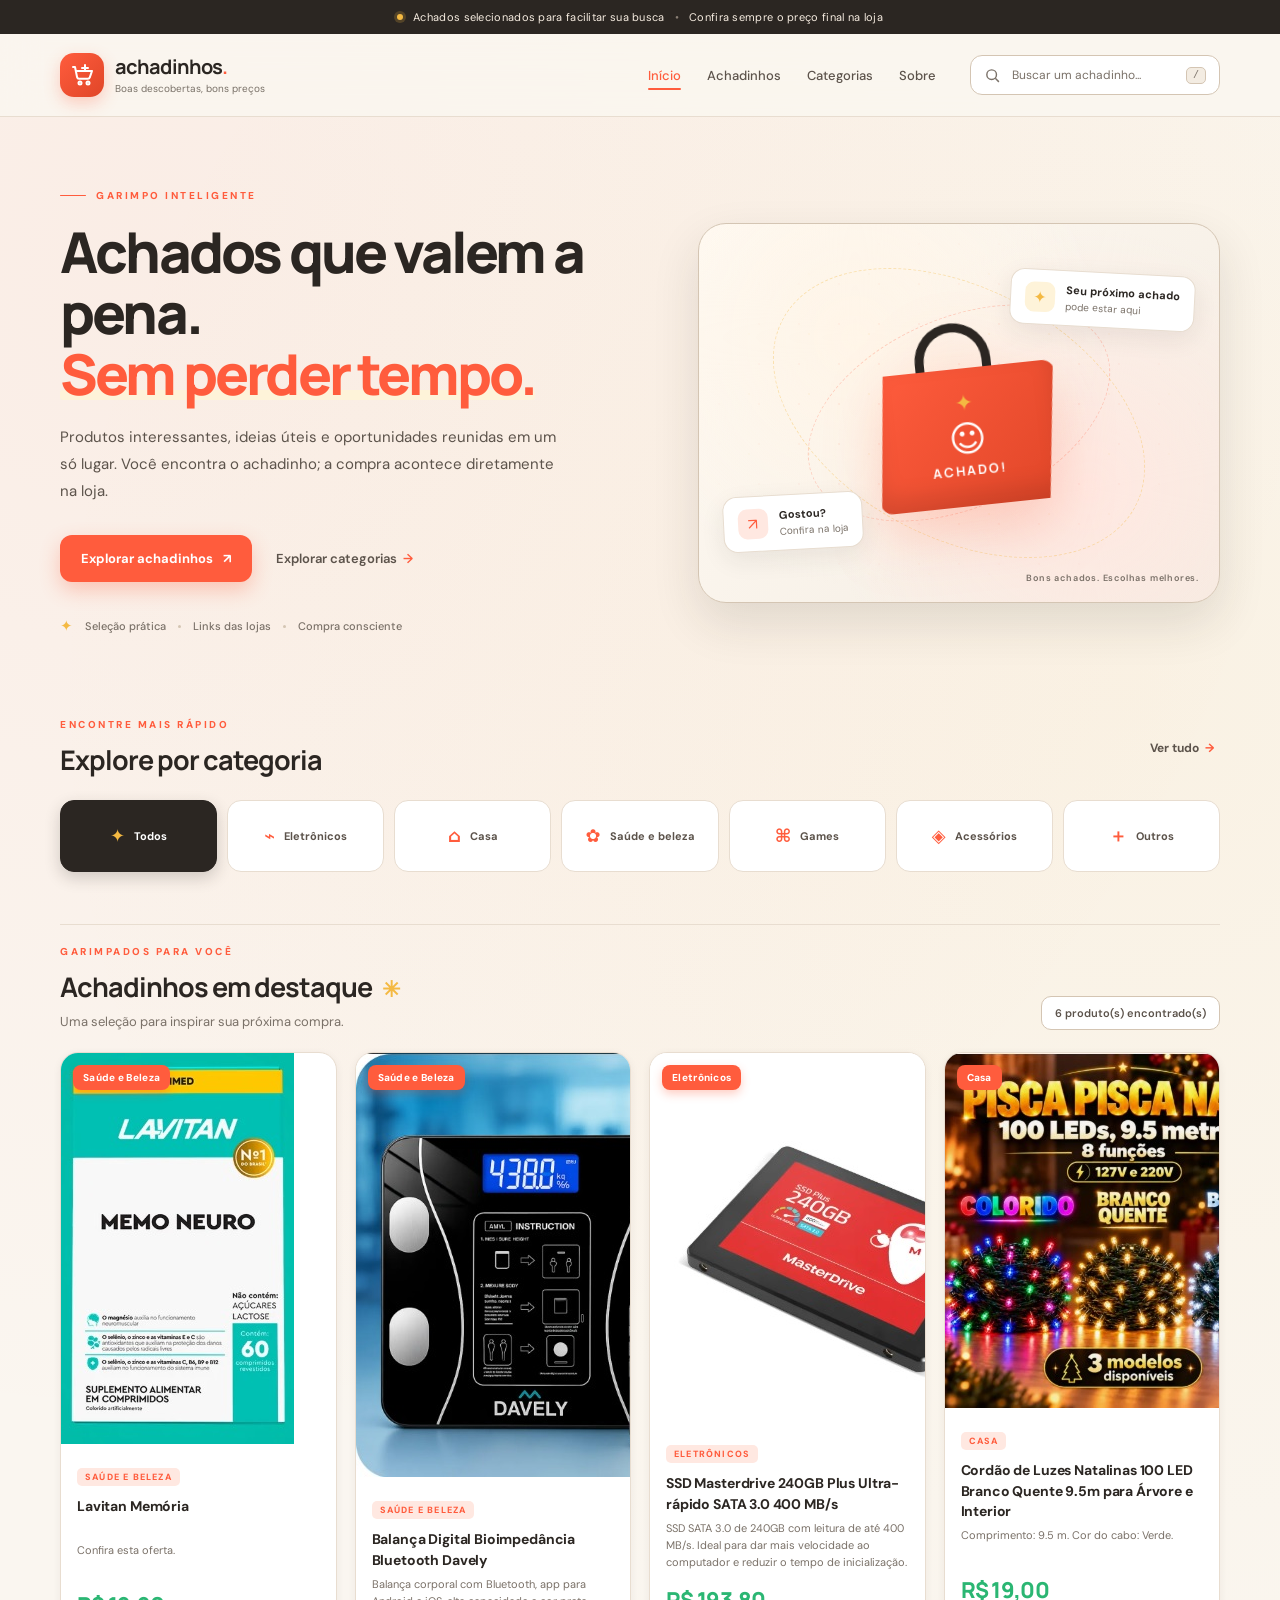
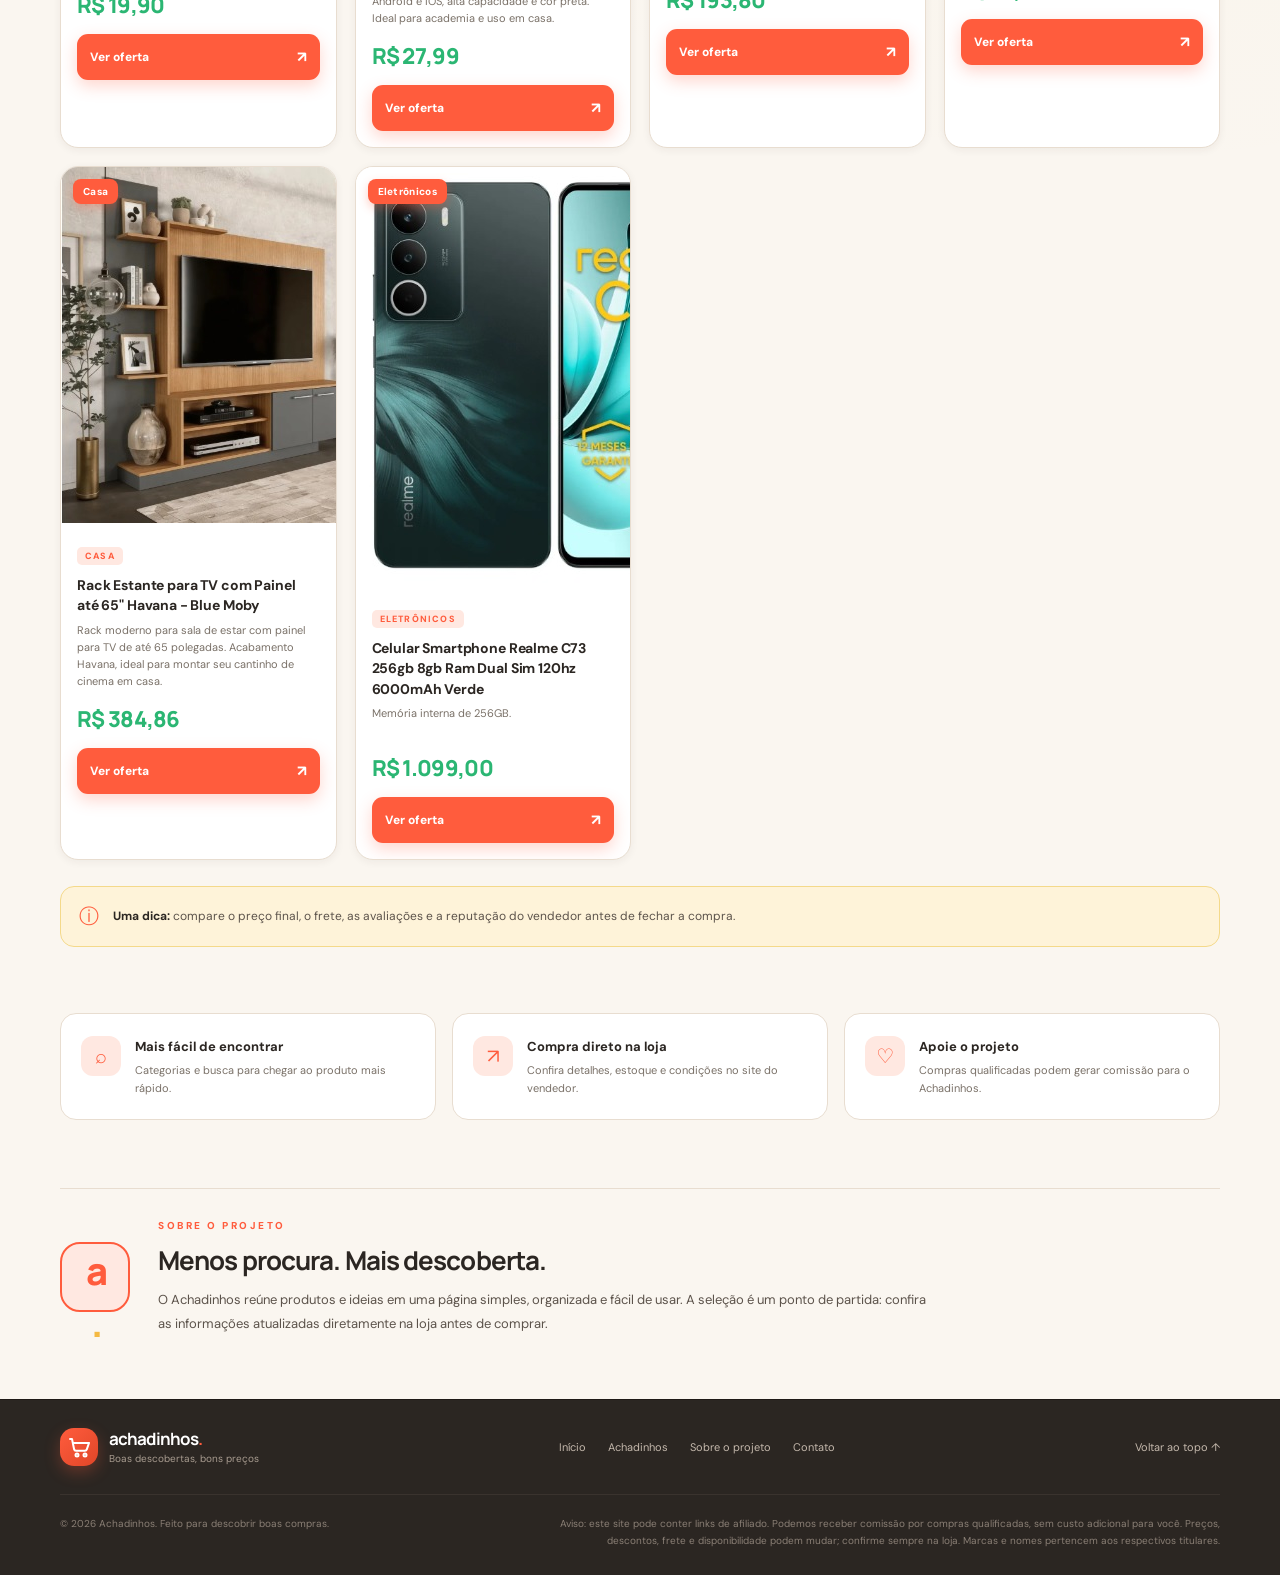
<file: index.html>
<!doctype html>
<html lang="pt-BR">
<head>
  <meta charset="utf-8">
  <meta name="viewport" content="width=device-width, initial-scale=1">
  <meta name="theme-color" content="#0b1220">
  <meta name="description" content="Achadinhos selecionados, produtos úteis e ofertas da Shopee e do Mercado Livre em um só lugar.">
  <title>Achadinhos — Boas descobertas, bons preços</title>
  <link rel="preconnect" href="https://fonts.googleapis.com">
  <link rel="preconnect" href="https://fonts.gstatic.com" crossorigin>
  <link href="https://fonts.googleapis.com/css2?family=DM+Sans:wght@400;500;600;700;800&family=Manrope:wght@500;600;700;800&display=swap" rel="stylesheet">
  <link rel="stylesheet" href="css/style.css">
</head>
<body>
  <div class="announcement"><span class="announcement-dot"></span> Achados selecionados para facilitar sua busca <span class="announcement-separator">•</span> Confira sempre o preço final na loja</div>
  <header class="site-header">
    <div class="container header-inner">
      <a class="brand" href="#inicio" aria-label="Achadinhos - página inicial">
        <span class="brand-icon"><svg viewBox="0 0 24 24" aria-hidden="true"><path d="M3 4h2l2.1 10.2a2 2 0 0 0 2 1.6h8.8a2 2 0 0 0 1.9-1.4L22 8H6"/><circle cx="10" cy="20" r="1.5"/><circle cx="18" cy="20" r="1.5"/><path d="M12 5h6m-3-3v6"/></svg></span>
        <span class="brand-copy"><strong>achadinhos<span>.</span></strong><small>Boas descobertas, bons preços</small></span>
      </a>
      <nav class="desktop-nav" aria-label="Navegação principal">
        <a class="nav-link active" href="#inicio">Início</a><a class="nav-link" href="#ofertas">Achadinhos</a><a class="nav-link" href="#categorias">Categorias</a><a class="nav-link" href="#sobre">Sobre</a>
      </nav>
      <label class="search-box" for="searchInput"><svg viewBox="0 0 24 24" aria-hidden="true"><circle cx="10.8" cy="10.8" r="6.8"/><path d="m16 16 5 5"/></svg><input id="searchInput" type="search" placeholder="Buscar um achadinho..." autocomplete="off"><kbd>/</kbd></label>
      <button class="mobile-menu-button" id="mobileMenuButton" aria-label="Abrir menu" aria-expanded="false">☰</button>
    </div>
    <nav class="mobile-nav container" id="mobileNav" hidden><a href="#inicio">Início</a><a href="#ofertas">Achadinhos</a><a href="#categorias">Categorias</a><a href="#sobre">Sobre</a></nav>
  </header>

  <main>
    <section class="hero container" id="inicio">
      <div class="hero-copy">
        <div class="eyebrow"><span class="eyebrow-line"></span> GARIMPO INTELIGENTE</div>
        <h1>Achados que valem a pena.<br><span>Sem perder tempo.</span></h1>
        <p>Produtos interessantes, ideias úteis e oportunidades reunidas em um só lugar. Você encontra o achadinho; a compra acontece diretamente na loja.</p>
        <div class="hero-actions"><a class="button button-primary" href="#ofertas">Explorar achadinhos <span aria-hidden="true">↗</span></a><a class="text-link" href="#categorias">Explorar categorias <span aria-hidden="true">→</span></a></div>
        <div class="hero-proof"><span class="proof-icon">✦</span><span>Seleção prática</span><span class="proof-divider"></span><span>Links das lojas</span><span class="proof-divider"></span><span>Compra consciente</span></div>
      </div>
      <div class="hero-visual" aria-label="Ilustração de sacolas de compras">
        <div class="visual-orbit orbit-one"></div><div class="visual-orbit orbit-two"></div>
        <div class="floating-tag tag-top"><span class="tag-icon tag-yellow">✦</span><span><strong>Seu próximo achado</strong><small>pode estar aqui</small></span></div>
        <div class="shopping-bag"><div class="bag-handle"></div><div class="bag-front"><span class="bag-spark">✦</span><span class="bag-face">☺</span><strong>ACHADO!</strong></div></div>
        <div class="floating-tag tag-bottom"><span class="tag-icon tag-orange">↗</span><span><strong>Gostou?</strong><small>Confira na loja</small></span></div>
        <div class="visual-caption">Bons achados. Escolhas melhores.</div>
      </div>
    </section>

    <section class="category-section container" id="categorias">
      <div class="section-heading compact-heading"><div><div class="eyebrow">ENCONTRE MAIS RÁPIDO</div><h2>Explore por categoria</h2></div><button class="subtle-button" id="showAllButton">Ver tudo <span>→</span></button></div>
      <div class="category-list" id="categoryList" aria-label="Filtrar por categoria">
        <button class="category-chip selected" data-category="Todos"><span>✦</span> Todos</button>
        <button class="category-chip" data-category="Eletrônicos"><span>⌁</span> Eletrônicos</button>
        <button class="category-chip" data-category="Casa"><span>⌂</span> Casa</button>
        <button class="category-chip" data-category="Saúde e Beleza"><span>✿</span> Saúde e beleza</button>
        <button class="category-chip" data-category="Games"><span>⌘</span> Games</button>
        <button class="category-chip" data-category="Acessórios"><span>◈</span> Acessórios</button>
        <button class="category-chip" data-category="Outros"><span>＋</span> Outros</button>
      </div>
    </section>

    <section class="deals-section container" id="ofertas">
      <div class="section-heading">
        <div><div class="eyebrow">GARIMPADOS PARA VOCÊ</div><h2>Achadinhos em destaque <span class="heading-spark">✳</span></h2><p class="section-subtitle">Uma seleção para inspirar sua próxima compra.</p></div>
        <div class="results-label" id="resultsLabel">Produtos selecionados</div>
      </div>
      <div class="product-grid" id="productGrid" aria-live="polite"></div>
      <div class="empty-state" id="emptyState" hidden><span>⌕</span><h3>Nenhum achadinho encontrado</h3><p>Tente outro termo ou selecione uma categoria diferente.</p><button class="button button-dark" id="clearFiltersButton">Limpar filtros</button></div>
      <div class="editorial-note"><span class="note-icon">ⓘ</span><p><strong>Uma dica:</strong> compare o preço final, o frete, as avaliações e a reputação do vendedor antes de fechar a compra.</p></div>
    </section>

    <section class="trust-section container">
      <div class="trust-card"><div class="trust-icon">⌕</div><div><strong>Mais fácil de encontrar</strong><p>Categorias e busca para chegar ao produto mais rápido.</p></div></div>
      <div class="trust-card"><div class="trust-icon">↗</div><div><strong>Compra direto na loja</strong><p>Confira detalhes, estoque e condições no site do vendedor.</p></div></div>
      <div class="trust-card"><div class="trust-icon">♡</div><div><strong>Apoie o projeto</strong><p>Compras qualificadas podem gerar comissão para o Achadinhos.</p></div></div>
    </section>

    <section class="about-section container" id="sobre">
      <div class="about-mark">a<span>.</span></div><div><div class="eyebrow">SOBRE O PROJETO</div><h2>Menos procura. Mais descoberta.</h2><p>O Achadinhos reúne produtos e ideias em uma página simples, organizada e fácil de usar. A seleção é um ponto de partida: confira as informações atualizadas diretamente na loja antes de comprar.</p></div>
    </section>
  </main>

  <footer class="site-footer">
    <div class="container footer-main"><a class="brand footer-brand" href="#inicio"><span class="brand-icon"><svg viewBox="0 0 24 24" aria-hidden="true"><path d="M3 4h2l2.1 10.2a2 2 0 0 0 2 1.6h8.8a2 2 0 0 0 1.9-1.4L22 8H6"/><circle cx="10" cy="20" r="1.5"/><circle cx="18" cy="20" r="1.5"/></svg></span><span class="brand-copy"><strong>achadinhos<span>.</span></strong><small>Boas descobertas, bons preços</small></span></a><div class="footer-links"><a href="#inicio">Início</a><a href="#ofertas">Achadinhos</a><a href="#sobre">Sobre o projeto</a><a href="mailto:contato@seudominio.com">Contato</a></div><a class="back-top" href="#inicio">Voltar ao topo ↑</a></div>
    <div class="container footer-bottom"><p>© <span id="currentYear"></span> Achadinhos. Feito para descobrir boas compras.</p><p class="affiliate-disclosure">Aviso: este site pode conter links de afiliado. Podemos receber comissão por compras qualificadas, sem custo adicional para você. Preços, descontos, frete e disponibilidade podem mudar; confirme sempre na loja. Marcas e nomes pertencem aos respectivos titulares.</p></div>
  </footer>
  <script src="js/products.js"></script>
  <script src="js/app.js"></script>
</body>
</html>
</file>
<file: css/style.css>
/* ============================================
   ACHADINHOS — Garimpo Quente
   Paleta: creme + carvão + coral + dourado
   ============================================ */

:root {
  /* Base */
  --bg:           #faf6f0;
  --bg-soft:      #f3ece2;
  --panel:        #ffffff;
  --panel-hover:  #fffaf3;

  /* Texto */
  --text:         #2b2622;
  --muted:        #7a7168;
  --soft:         #5c534b;

  /* Linhas */
  --line:         #e8ddd0;
  --line-strong:  #d4c5b3;

  /* Accents */
  --coral:        #ff5c3d;
  --coral-dark:   #e04628;
  --coral-soft:   #ffe8e1;
  --gold:         #f4b942;
  --gold-soft:    #fef3d9;
  --mint:         #2bb673;

  /* Sombras */
  --shadow-sm:    0 2px 8px rgba(43, 38, 34, .06);
  --shadow-md:    0 8px 24px rgba(43, 38, 34, .08);
  --shadow-lg:    0 20px 48px rgba(43, 38, 34, .12);

  --radius:       16px;
  --container:    1160px;
  color-scheme:   light;
}

* { box-sizing: border-box; }
html { scroll-behavior: smooth; scroll-padding-top: 110px; }

body {
  margin: 0;
  background: var(--bg);
  color: var(--text);
  font-family: "DM Sans", system-ui, sans-serif;
  font-size: 15px;
  -webkit-font-smoothing: antialiased;
  background-image:
    radial-gradient(circle at 12% 8%,  rgba(255, 92, 61, .06)  0, transparent 38%),
    radial-gradient(circle at 88% 22%, rgba(244, 185, 66, .07) 0, transparent 40%);
}

a { color: inherit; text-decoration: none; }
button, input { font: inherit; }
button, a { -webkit-tap-highlight-color: transparent; }

.container { width: min(var(--container), calc(100% - 44px)); margin-inline: auto; }

/* ---------- Announcement ---------- */
.announcement {
  min-height: 34px;
  background: var(--text);
  color: #f7ede1;
  display: flex; align-items: center; justify-content: center; gap: 10px;
  font-size: 11px; letter-spacing: .3px; padding: 8px 16px; text-align: center;
}
.announcement-dot {
  width: 6px; height: 6px; border-radius: 50%;
  background: var(--gold); box-shadow: 0 0 0 3px rgba(244, 185, 66, .2);
}
.announcement-separator { color: #8a7f75; }

/* ---------- Header ---------- */
.site-header {
  position: sticky; top: 0; z-index: 20;
  background: rgba(250, 246, 240, .88);
  border-bottom: 1px solid var(--line);
  backdrop-filter: blur(18px);
  -webkit-backdrop-filter: blur(18px);
}
.header-inner { display: flex; align-items: center; gap: 34px; min-height: 82px; }

.brand { display: flex; align-items: center; gap: 11px; flex-shrink: 0; }
.brand-icon {
  width: 44px; height: 44px; border-radius: 14px;
  display: grid; place-items: center;
  background: linear-gradient(135deg, var(--coral), var(--coral-dark));
  color: #fff;
  box-shadow: 0 6px 16px rgba(255, 92, 61, .28);
}
.brand-icon svg {
  width: 24px; height: 24px;
  fill: none; stroke: currentColor; stroke-width: 2;
  stroke-linecap: round; stroke-linejoin: round;
}
.brand-copy strong {
  display: block; font-family: Manrope, sans-serif;
  font-size: 20px; letter-spacing: -.9px; line-height: 1.15; color: var(--text);
}
.brand-copy strong span { color: var(--coral); }
.brand-copy small { display: block; color: var(--muted); font-size: 10px; margin-top: 4px; }

.desktop-nav { display: flex; align-items: center; gap: 26px; margin-left: auto; }
.nav-link {
  font-size: 13px; font-weight: 500; color: var(--soft);
  transition: color .2s; position: relative;
}
.nav-link:hover, .nav-link.active { color: var(--coral); }
.nav-link.active::after {
  content: ""; position: absolute; left: 0; right: 0; bottom: -6px;
  height: 2px; background: var(--coral); border-radius: 2px;
}

.search-box {
  width: 250px; display: flex; align-items: center; gap: 9px;
  border: 1.5px solid var(--line-strong);
  background: var(--panel);
  border-radius: 12px; padding: 10px 13px;
  color: var(--muted);
  transition: border-color .2s, box-shadow .2s;
}
.search-box svg {
  width: 17px; height: 17px;
  fill: none; stroke: currentColor; stroke-width: 2; flex-shrink: 0;
}
.search-box input {
  width: 100%; min-width: 0; border: 0; outline: 0;
  background: transparent; color: var(--text); font-size: 12px;
}
.search-box input::placeholder { color: var(--muted); }
.search-box:focus-within { border-color: var(--coral); box-shadow: 0 0 0 4px rgba(255, 92, 61, .12); }
.search-box kbd {
  font-size: 10px; border: 1px solid var(--line-strong); border-radius: 5px;
  padding: 2px 6px; color: var(--muted); background: var(--bg-soft);
}

.mobile-menu-button {
  display: none; margin-left: auto;
  border: 1.5px solid var(--line-strong); background: var(--panel);
  color: var(--text); border-radius: 10px; width: 40px; height: 40px;
  cursor: pointer; font-size: 20px; line-height: 1;
}
.mobile-nav { display: none; }
.mobile-nav:not([hidden]) { display: flex; flex-wrap: wrap; gap: 6px; padding: 0 0 14px; }
.mobile-nav a {
  font-size: 12px; padding: 8px 12px;
  background: var(--panel); border: 1px solid var(--line);
  border-radius: 9px; color: var(--soft);
}

/* ---------- Hero ---------- */
.hero {
  display: grid; grid-template-columns: 1.05fr .95fr;
  align-items: center; gap: 60px;
  padding-top: 72px; padding-bottom: 72px;
}

.eyebrow {
  display: flex; align-items: center; gap: 10px;
  color: var(--coral); font-size: 10px; font-weight: 800; letter-spacing: 2.5px;
}
.eyebrow-line { height: 1.5px; width: 26px; background: var(--coral); border-radius: 2px; }

h1, h2, h3, p { margin-top: 0; }
h1, h2 { font-family: Manrope, "DM Sans", sans-serif; }

h1 {
  font-size: clamp(40px, 4.4vw, 62px);
  line-height: 1.08;
  letter-spacing: -2.8px;
  margin: 20px 0 20px;
  font-weight: 800;
  color: var(--text);
}
h1 span { color: var(--coral); position: relative; display: inline-block; }
h1 span::after {
  content: "";
  position: absolute; left: 0; right: 0; bottom: 4px;
  height: 10px; background: var(--gold-soft); z-index: -1; border-radius: 3px;
}

.hero-copy > p { max-width: 510px; color: var(--soft); line-height: 1.8; font-size: 15px; }

.hero-actions { display: flex; align-items: center; gap: 24px; flex-wrap: wrap; margin-top: 30px; }

.button {
  display: inline-flex; align-items: center; justify-content: center; gap: 10px;
  border: 1.5px solid transparent; border-radius: 12px;
  padding: 14px 20px; font-size: 13px; font-weight: 700;
  cursor: pointer;
  transition: transform .18s, background .18s, border-color .18s, box-shadow .18s;
}
.button:hover { transform: translateY(-2px); }

.button-primary {
  background: var(--coral); color: #fff;
  box-shadow: 0 8px 20px rgba(255, 92, 61, .3);
}
.button-primary:hover { background: var(--coral-dark); box-shadow: 0 12px 28px rgba(255, 92, 61, .4); }

.button-dark { background: var(--text); color: #fff; border-color: var(--text); }
.button-dark:hover { background: #1f1a17; }

.text-link {
  font-size: 13px; color: var(--soft); font-weight: 600;
  display: inline-flex; align-items: center; gap: 6px; transition: color .2s;
}
.text-link:hover { color: var(--coral); }
.text-link span { color: var(--coral); }

.hero-proof {
  display: flex; align-items: center; gap: 12px; flex-wrap: wrap;
  margin-top: 34px; font-size: 11px; color: var(--muted); font-weight: 500;
}
.proof-icon { color: var(--gold); font-size: 15px; }
.proof-divider { width: 3px; height: 3px; border-radius: 50%; background: var(--line-strong); }

/* Hero visual */
.hero-visual {
  min-height: 380px; border-radius: 28px; position: relative; overflow: hidden;
  display: grid; place-items: center;
  background:
    radial-gradient(circle at 30% 30%, #fff5e8 0, transparent 55%),
    radial-gradient(circle at 75% 70%, #ffe8e1 0, transparent 55%),
    linear-gradient(135deg, #fffaf3, #f3ece2);
  border: 1.5px solid var(--line-strong);
  box-shadow: var(--shadow-lg);
}
.hero-visual::before {
  content: ""; position: absolute; inset: 0; opacity: .5;
  background-image:
    radial-gradient(circle, rgba(255, 92, 61, .15) 1px, transparent 1px),
    radial-gradient(circle, rgba(244, 185, 66, .18) 1px, transparent 1px);
  background-size: 40px 40px, 60px 60px;
  background-position: 0 0, 20px 20px;
  -webkit-mask-image: radial-gradient(ellipse at center, #000 30%, transparent 75%);
  mask-image: radial-gradient(ellipse at center, #000 30%, transparent 75%);
}

.visual-orbit { position: absolute; border: 1.5px dashed rgba(255, 92, 61, .25); border-radius: 50%; }
.orbit-one { width: 320px; height: 190px; transform: rotate(-24deg); }
.orbit-two { width: 400px; height: 250px; transform: rotate(28deg); border-color: rgba(244, 185, 66, .35); }

.shopping-bag {
  width: 200px; height: 200px; position: relative; z-index: 2;
  filter: drop-shadow(0 24px 28px rgba(255, 92, 61, .25));
  transform: rotate(-6deg); margin-top: 20px;
}
.bag-handle {
  position: absolute; left: 62px; top: 0; width: 76px; height: 64px;
  border: 9px solid var(--text); border-bottom: 0; border-radius: 40px 40px 0 0;
}
.bag-front {
  position: absolute; left: 14px; right: 0; top: 46px; height: 138px;
  background: linear-gradient(135deg, var(--coral), var(--coral-dark));
  clip-path: polygon(8% 0, 100% 0, 91% 100%, 0 100%);
  border-radius: 12px; color: #fff; text-align: center; padding-top: 20px;
  box-shadow: inset 0 -12px 24px rgba(0, 0, 0, .12);
}
.bag-spark { display: block; font-size: 22px; color: var(--gold); }
.bag-face { display: block; font-size: 36px; font-weight: 800; line-height: 1.2; }
.bag-front strong { font-family: Manrope, sans-serif; font-size: 13px; letter-spacing: 2px; }

.floating-tag {
  position: absolute; z-index: 3; display: flex; align-items: center; gap: 11px;
  background: #fff; border: 1.5px solid var(--line); border-radius: 14px;
  padding: 12px 14px; box-shadow: var(--shadow-md);
}
.floating-tag strong, .floating-tag small { display: block; }
.floating-tag strong { font-size: 11px; color: var(--text); }
.floating-tag small { color: var(--muted); font-size: 10px; margin-top: 3px; }
.tag-top { top: 48px; right: 24px; transform: rotate(3deg); }
.tag-bottom { bottom: 52px; left: 24px; transform: rotate(-3deg); }
.tag-icon { width: 30px; height: 30px; border-radius: 9px; display: grid; place-items: center; font-size: 16px; }
.tag-yellow { background: var(--gold-soft); color: var(--gold); }
.tag-orange { background: var(--coral-soft); color: var(--coral); }
.visual-caption {
  position: absolute; bottom: 18px; right: 20px;
  font-size: 9px; color: var(--muted); letter-spacing: .8px; font-weight: 600;
}

/* ---------- Categorias ---------- */
.category-section { padding: 10px 0 52px; }

.section-heading {
  display: flex; align-items: end; justify-content: space-between;
  gap: 20px; margin-bottom: 22px;
}
.compact-heading { align-items: center; }
.section-heading h2 { font-size: 27px; letter-spacing: -1px; margin: 10px 0 0; color: var(--text); }

.subtle-button {
  border: 0; background: transparent; color: var(--soft);
  font-size: 12px; font-weight: 700; cursor: pointer;
  display: inline-flex; align-items: center; gap: 6px; transition: color .2s;
}
.subtle-button:hover { color: var(--coral); }
.subtle-button span { color: var(--coral); }

.category-list { display: grid; grid-template-columns: repeat(7, minmax(0, 1fr)); gap: 10px; }

.category-chip {
  min-height: 72px;
  display: flex; align-items: center; justify-content: center; gap: 9px;
  border: 1.5px solid var(--line); background: var(--panel);
  color: var(--soft); border-radius: 14px;
  font-size: 11px; font-weight: 700; cursor: pointer;
  transition: all .2s;
}
.category-chip span { font-size: 18px; color: var(--coral); transition: color .2s; }
.category-chip:hover {
  border-color: var(--coral); background: var(--coral-soft);
  color: var(--coral-dark); transform: translateY(-2px);
}
.category-chip.selected {
  background: var(--text); border-color: var(--text); color: #fff;
  box-shadow: 0 6px 16px rgba(43, 38, 34, .2);
}
.category-chip.selected span { color: var(--gold); }

/* ---------- Ofertas ---------- */
.deals-section { padding: 20px 0 50px; border-top: 1px solid var(--line); }
.section-subtitle { margin: 8px 0 0; color: var(--muted); font-size: 13px; }
.heading-spark { color: var(--gold); font-size: 22px; margin-left: 6px; display: inline-block; }
.results-label {
  font-size: 11px; color: var(--soft); font-weight: 600;
  border: 1.5px solid var(--line-strong); background: var(--panel);
  border-radius: 10px; padding: 9px 13px;
}

.product-grid { display: grid; grid-template-columns: repeat(4, minmax(0, 1fr)); gap: 18px; }

.product-card {
  min-width: 0; overflow: hidden;
  background: var(--panel); border: 1.5px solid var(--line);
  border-radius: 18px;
  transition: transform .22s, border-color .22s, box-shadow .22s;
  box-shadow: var(--shadow-sm);
  position: relative;
}
.product-card:hover {
  transform: translateY(-5px); border-color: var(--coral);
  box-shadow: var(--shadow-lg);
}

.product-art {
  height: 190px; display: grid; place-items: center; position: relative;
  overflow: hidden;
  background: radial-gradient(circle at center, #fffaf3, #f3ece2 80%);
}
.product-art img {
  position: relative; z-index: 1; width: 100%; height: 100%;
  object-fit: contain; padding: 16px; transition: transform .3s;
}
.product-card:hover .product-art img { transform: scale(1.06) rotate(-1deg); }

.product-badge {
  position: absolute; z-index: 2; top: 12px; left: 12px;
  background: var(--coral); color: #fff;
  border-radius: 8px; padding: 6px 10px;
  font-size: 10px; font-weight: 800; letter-spacing: .3px;
  box-shadow: 0 4px 10px rgba(255, 92, 61, .3);
}

.product-content { padding: 16px; }

.product-category {
  font-size: 9px; letter-spacing: 1.2px; text-transform: uppercase;
  color: var(--coral); font-weight: 800;
  display: inline-block; padding: 3px 8px;
  background: var(--coral-soft); border-radius: 5px;
}

.product-content h3 {
  font-size: 14px; line-height: 1.45; margin: 10px 0 6px;
  min-height: 40px; letter-spacing: -.15px; color: var(--text); font-weight: 700;
}

.product-description {
  font-size: 11px; line-height: 1.55; color: var(--muted);
  min-height: 34px; margin-bottom: 14px;
}

.price-row {
  display: flex; align-items: baseline; gap: 8px;
  flex-wrap: wrap; margin-bottom: 14px;
}
.product-price {
  font-family: Manrope, sans-serif; font-size: 22px; font-weight: 800;
  letter-spacing: -.7px; color: var(--mint);
}

.buy-button {
  width: 100%; padding: 12px; border-radius: 11px;
  font-size: 12px; font-weight: 800;
}
.buy-button .arrow { margin-left: auto; font-size: 15px; }
.buy-mercado { background: var(--coral); color: #fff; box-shadow: 0 6px 16px rgba(255, 92, 61, .25); }
.buy-mercado:hover { background: var(--coral-dark); }
.buy-shopee { background: var(--text); color: #fff; }
.buy-disabled { background: var(--bg-soft); color: var(--muted); border-color: var(--line); }

/* Empty state */
.empty-state {
  text-align: center; padding: 50px 20px;
  border: 2px dashed var(--line-strong); border-radius: 20px;
  color: var(--muted); background: var(--panel);
}
.empty-state > span { font-size: 40px; color: var(--coral); display: block; margin-bottom: 8px; }
.empty-state h3 { color: var(--text); margin: 10px 0 7px; font-size: 18px; }
.empty-state p { font-size: 13px; }

/* Editorial note */
.editorial-note {
  display: flex; align-items: center; gap: 14px; margin-top: 26px;
  padding: 16px 18px; border-radius: 14px;
  background: var(--gold-soft); border: 1.5px solid #f4d98a;
  color: var(--soft);
}
.note-icon { font-size: 20px; color: var(--coral); flex-shrink: 0; }
.editorial-note p { font-size: 12px; line-height: 1.6; margin: 0; }
.editorial-note strong { color: var(--text); }

/* ---------- Trust ---------- */
.trust-section {
  display: grid; grid-template-columns: repeat(3, minmax(0, 1fr));
  gap: 16px; padding: 16px 0 68px;
}
.trust-card {
  display: flex; gap: 14px; align-items: flex-start;
  padding: 22px 20px; border: 1.5px solid var(--line);
  background: var(--panel); border-radius: 16px;
  transition: transform .2s, box-shadow .2s, border-color .2s;
}
.trust-card:hover { transform: translateY(-3px); border-color: var(--coral); box-shadow: var(--shadow-md); }
.trust-icon {
  width: 40px; height: 40px; flex-shrink: 0; border-radius: 12px;
  background: var(--coral-soft); color: var(--coral);
  display: grid; place-items: center; font-size: 20px;
}
.trust-card strong { font-size: 13px; color: var(--text); }
.trust-card p { font-size: 11px; line-height: 1.6; color: var(--muted); margin: 6px 0 0; }

/* ---------- About ---------- */
.about-section {
  display: flex; align-items: center; gap: 28px;
  padding: 30px 0 64px; border-top: 1px solid var(--line);
}
.about-mark {
  width: 70px; height: 70px; flex-shrink: 0;
  display: grid; place-items: center;
  border: 2px solid var(--coral); border-radius: 20px;
  background: var(--coral-soft);
  color: var(--coral); font-family: Manrope, sans-serif; font-weight: 800;
  font-size: 38px; letter-spacing: -4px;
}
.about-mark span { color: var(--gold); }
.about-section h2 { font-size: 26px; letter-spacing: -.9px; margin: 10px 0; }
.about-section p { max-width: 780px; color: var(--soft); font-size: 13px; line-height: 1.8; margin: 0; }

/* ---------- Footer ---------- */
.site-footer { background: var(--text); border-top: 1px solid #1f1a17; color: #e8ddd0; }
.footer-main {
  display: flex; align-items: center; justify-content: space-between;
  gap: 22px; padding: 28px 0;
}
.footer-brand .brand-icon { width: 38px; height: 38px; }
.footer-brand .brand-copy strong { font-size: 17px; color: #fff; }
.footer-brand .brand-copy small { color: #a89c90; }
.footer-links { display: flex; gap: 22px; flex-wrap: wrap; }
.footer-links a, .back-top { font-size: 11px; color: #c4b8ac; transition: color .2s; }
.footer-links a:hover, .back-top:hover { color: var(--gold); }
.footer-bottom {
  border-top: 1px solid #3a332e; padding: 20px 0 26px;
  display: flex; justify-content: space-between; gap: 20px; align-items: start;
}
.footer-bottom p { margin: 0; color: #8a7f75; font-size: 10px; line-height: 1.7; }
.affiliate-disclosure { max-width: 660px; text-align: right; }

/* ---------- Responsive ---------- */
@media (max-width: 1000px) {
  .header-inner { gap: 20px; }
  .desktop-nav { gap: 16px; }
  .search-box { width: 200px; }
  .hero { gap: 32px; }
  .product-grid { grid-template-columns: repeat(3, minmax(0, 1fr)); }
  .category-list { grid-template-columns: repeat(4, minmax(0, 1fr)); }
  .category-chip { min-height: 60px; }
}

@media (max-width: 720px) {
  .container { width: calc(100% - 30px); }
  .announcement { font-size: 9px; flex-wrap: wrap; }
  .header-inner { min-height: 70px; gap: 12px; flex-wrap: wrap; padding: 12px 0; }
  .brand-icon { width: 38px; height: 38px; border-radius: 12px; }
  .brand-copy strong { font-size: 18px; }
  .brand-copy small { font-size: 9px; }
  .desktop-nav { display: none; }
  .search-box { order: 4; width: 100%; margin-bottom: 2px; }
  .mobile-menu-button { display: block; }

  .hero { grid-template-columns: 1fr; padding-top: 44px; padding-bottom: 48px; gap: 30px; }
  .hero h1 { font-size: clamp(36px, 9vw, 50px); letter-spacing: -2px; }
  .hero-copy > p { font-size: 13px; }
  .hero-visual { min-height: 300px; }

  .category-section { padding-bottom: 34px; }
  .section-heading h2 { font-size: 22px; }
  .category-list { display: flex; overflow-x: auto; padding-bottom: 6px; scrollbar-width: thin; }
  .category-chip { flex: 0 0 auto; padding: 0 16px; min-height: 50px; }

  .product-grid { grid-template-columns: repeat(2, minmax(0, 1fr)); gap: 12px; }
  .product-art { height: 155px; }
  .product-content { padding: 12px; }
  .product-content h3 { font-size: 12px; min-height: 35px; }
  .product-description { font-size: 10px; min-height: 43px; }
  .product-price { font-size: 18px; }
  .product-badge { top: 9px; left: 9px; font-size: 9px; padding: 5px 8px; }
  .results-label { display: none; }

  .trust-section { grid-template-columns: 1fr; padding-bottom: 44px; }
  .trust-card { padding: 16px; }

  .about-section { align-items: flex-start; gap: 16px; padding-bottom: 42px; }
  .about-mark { width: 54px; height: 54px; font-size: 30px; border-radius: 15px; }
  .about-section h2 { font-size: 21px; }

  .footer-main { align-items: flex-start; flex-wrap: wrap; }
  .footer-links { order: 3; width: 100%; gap: 16px; }
  .footer-bottom { flex-direction: column; gap: 10px; }
  .affiliate-disclosure { text-align: left; }
}

@media (max-width: 380px) {
  .container { width: calc(100% - 22px); }
  .product-art { height: 130px; }
  .product-content { padding: 10px; }
  .product-price { font-size: 16px; }
  .hero-actions { gap: 16px; }
  .button { padding: 12px 16px; }
  .hero-proof { gap: 8px; font-size: 10px; }
}

@media (prefers-reduced-motion: reduce) {
  html { scroll-behavior: auto; }
  *, *::before, *::after { transition: none !important; }
}
</file>
